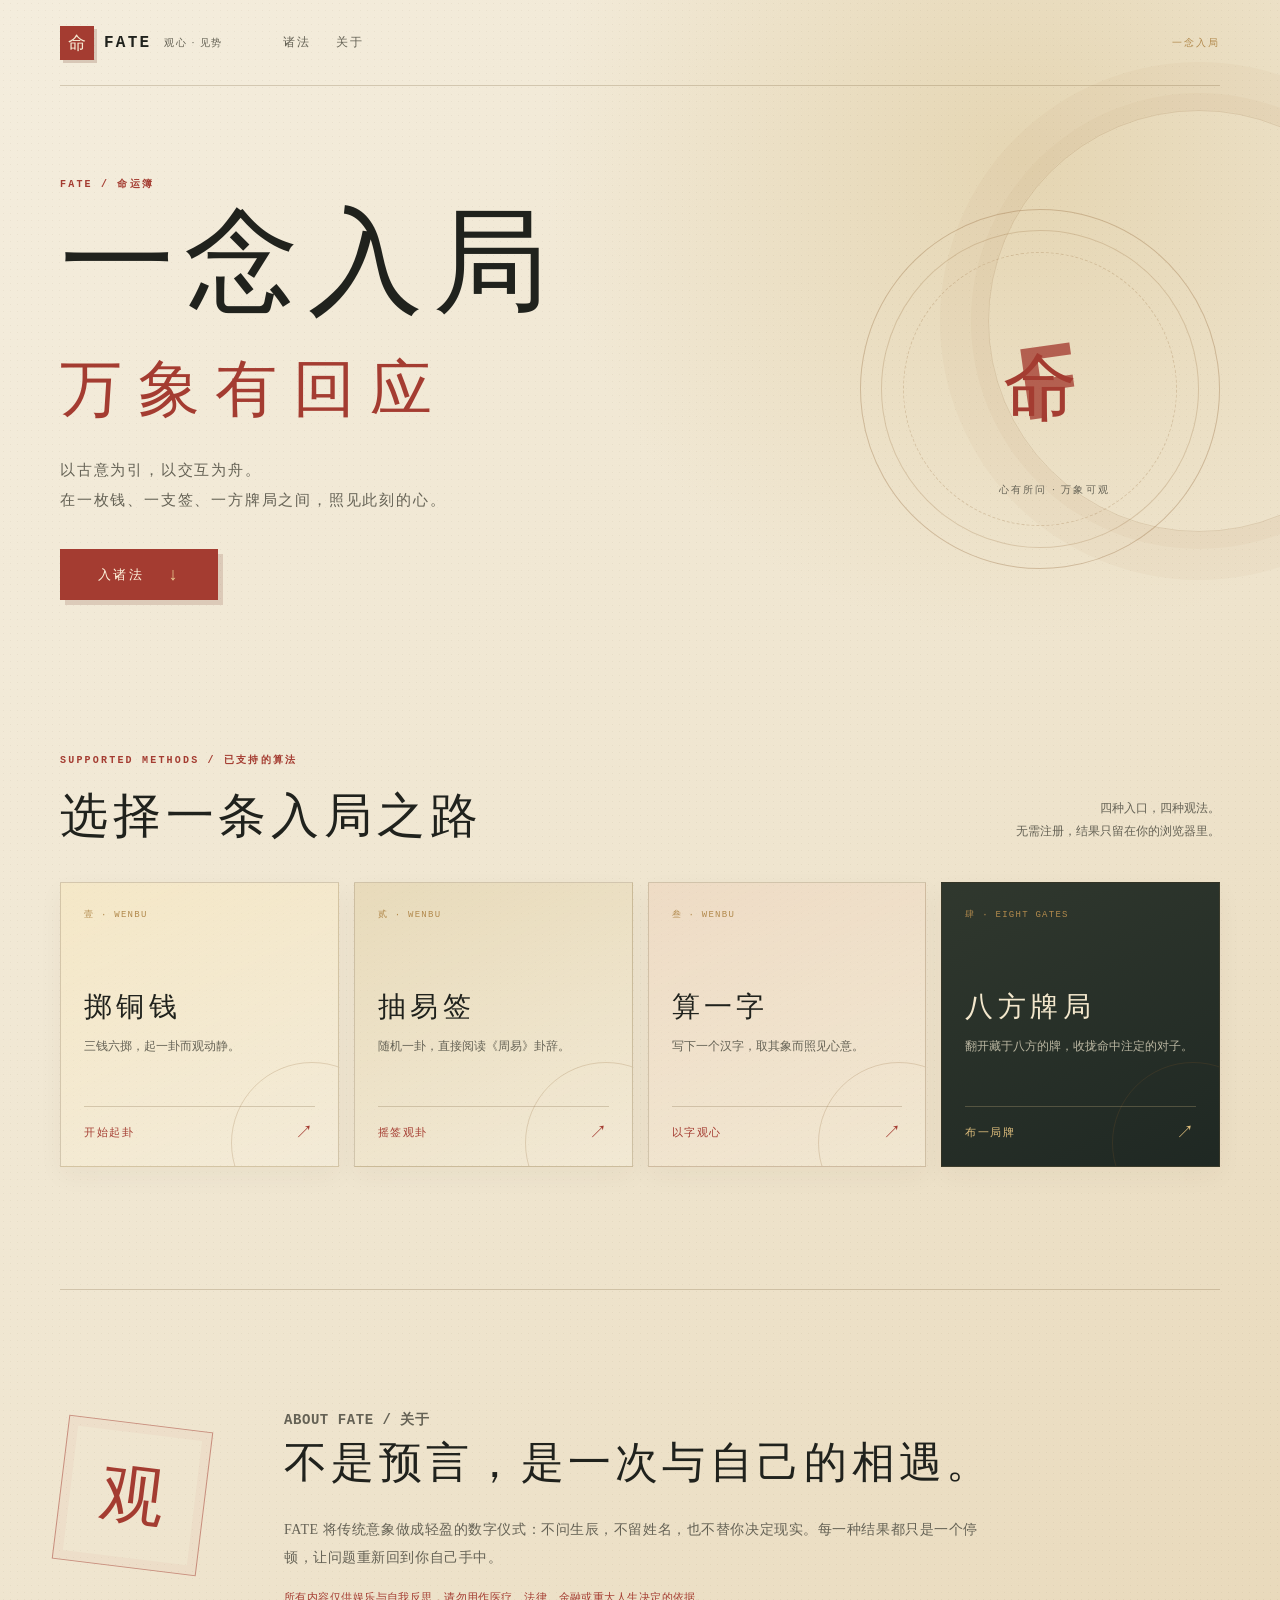
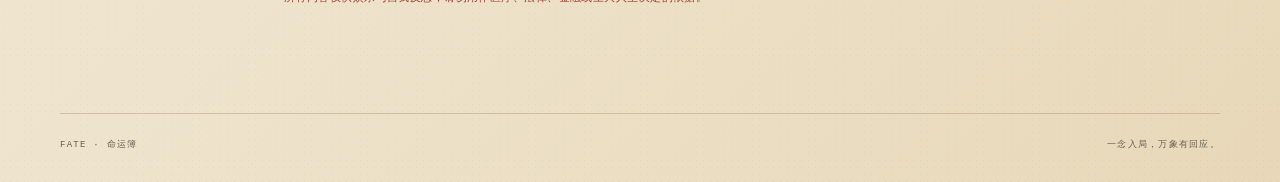
<file: index.html>
<!doctype html>
<html lang="zh-CN">
  <head>
    <meta charset="UTF-8" />
    <meta name="viewport" content="width=device-width, initial-scale=1.0" />
    <meta name="description" content="FATE 命运簿：以国风交互体验探索问卜、取象与牌局。" />
    <meta name="theme-color" content="#1e211e" />
    <title>FATE · 观心见势</title>
    <link rel="stylesheet" href="./styles.css" />
  </head>
  <body>
    <div id="app" aria-live="polite"></div>
    <script type="module" src="./app.js"></script>
  </body>
</html>
</file>
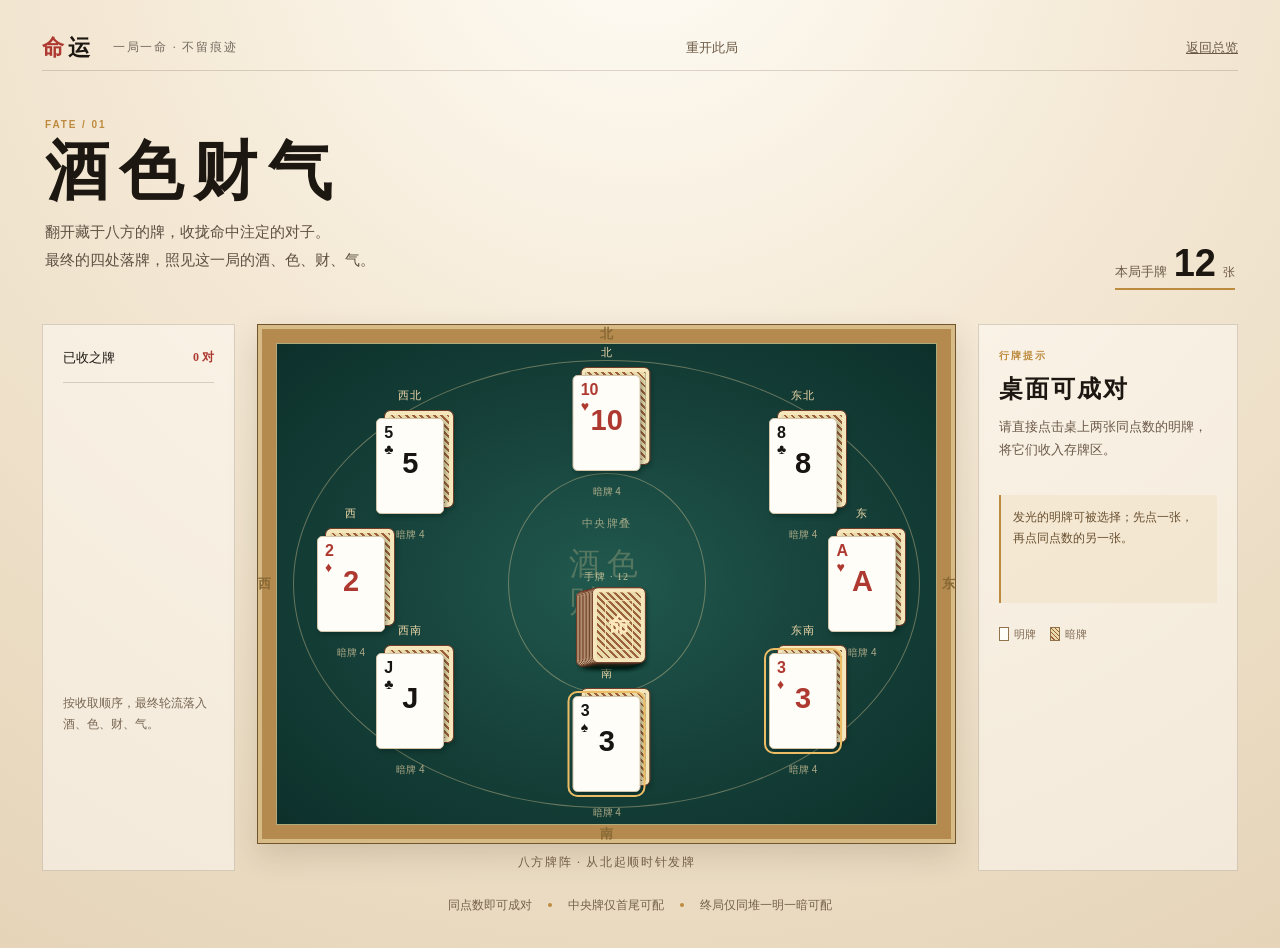
<file: eight-gates/index.html>
<!doctype html>
<html lang="zh-CN">
  <head>
    <meta charset="UTF-8" />
    <meta name="viewport" content="width=device-width, initial-scale=1.0" />
    <base href="../" />
    <link rel="stylesheet" href="./styles.css" />
    <title>FATE · 八方牌局</title>
  </head>
  <body>
    <div id="app" aria-live="polite"></div>
    <script>
      const referrerPath = document.referrer ? new URL(document.referrer).pathname.replace(/\/+$/, '') : '';
      const navigation = window.performance?.getEntriesByType?.('navigation')?.[0];
      const cameFromRoot = referrerPath === '/fate' || navigation?.redirectCount > 0;
      if (!window.location.hash) window.location.hash = cameFromRoot ? '#/' : '#/eight-gates';
    </script>
    <script type="module" src="./app.js"></script>
  </body>
</html>
</file>
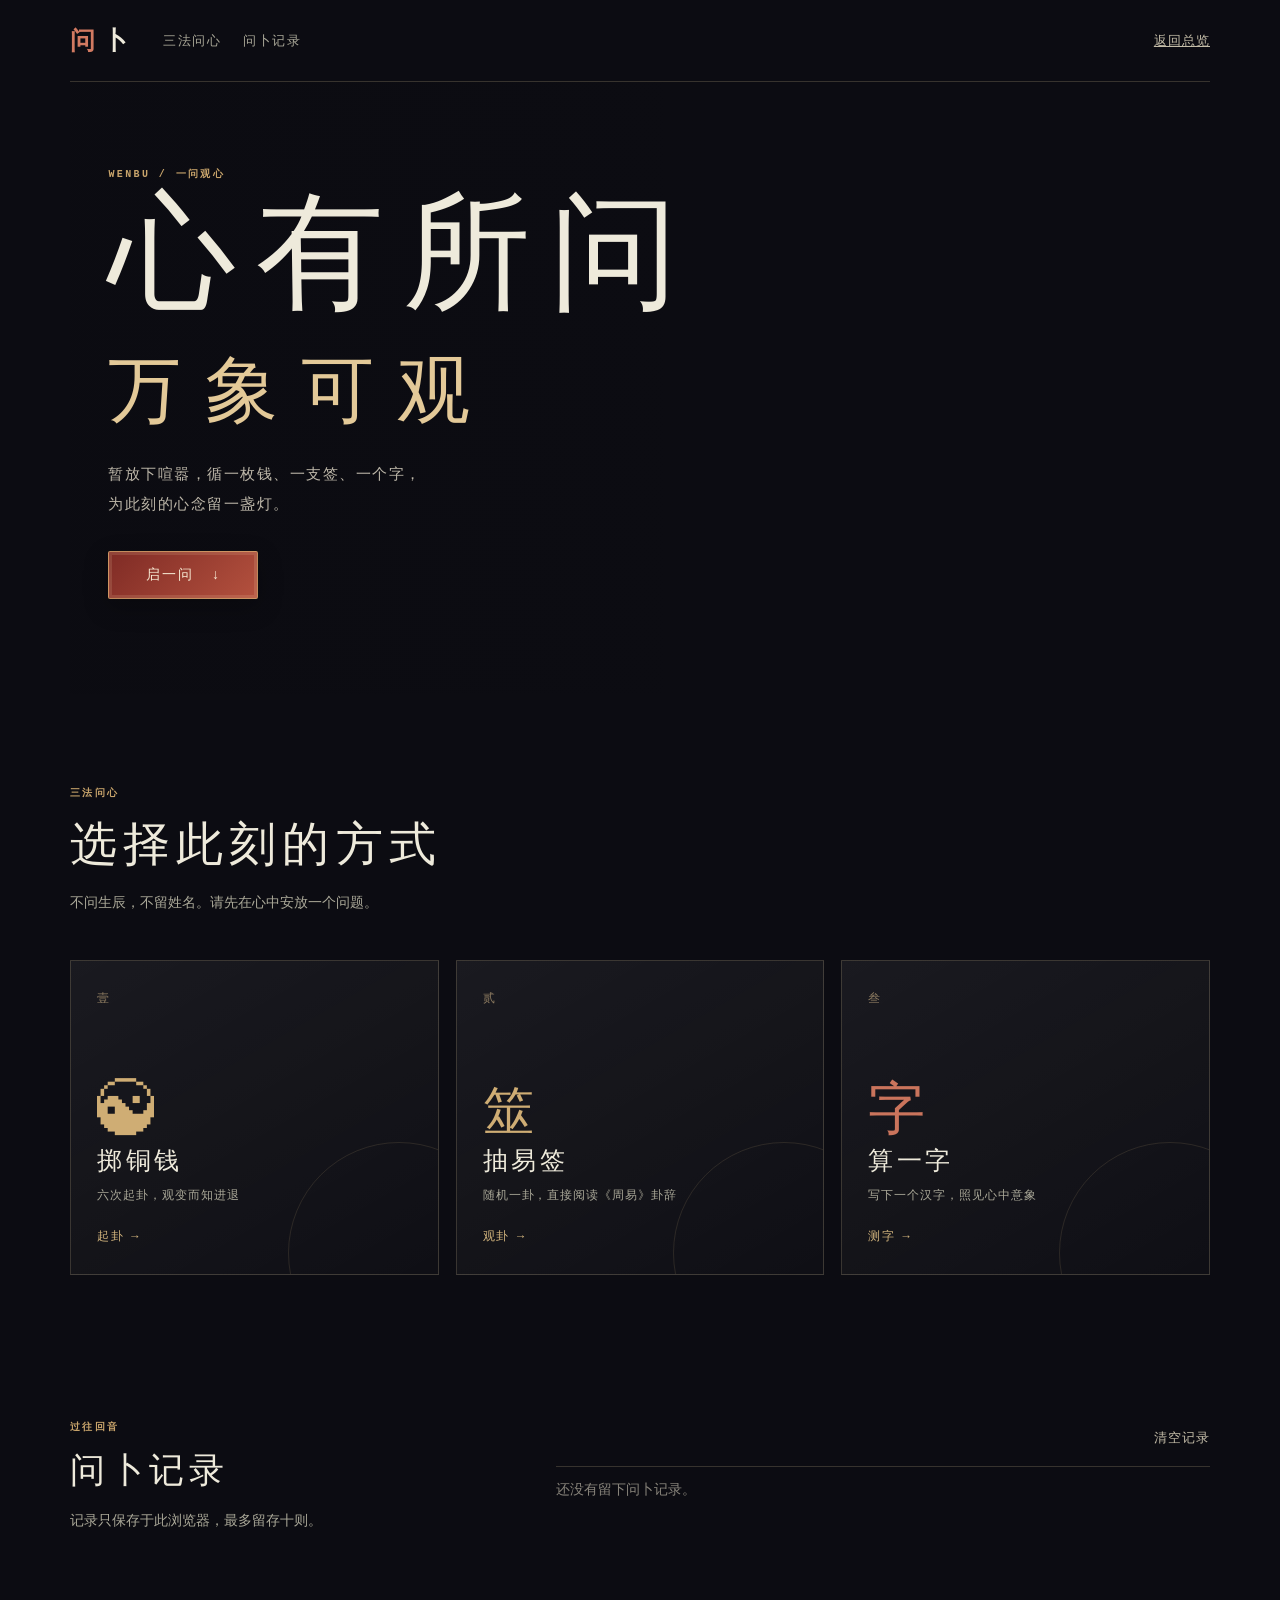
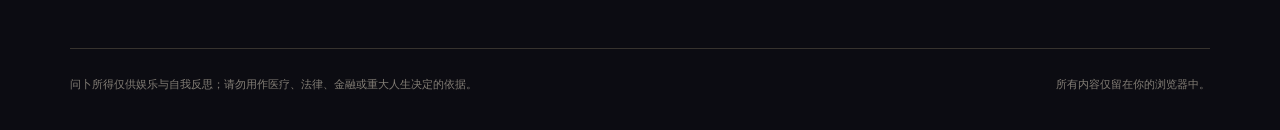
<file: wenbu/index.html>
<!doctype html>
<html lang="zh-CN">
  <head>
    <meta charset="UTF-8" />
    <meta name="viewport" content="width=device-width, initial-scale=1.0" />
    <base href="../" />
    <link rel="stylesheet" href="./styles.css" />
    <title>FATE · 问卜</title>
  </head>
  <body>
    <div id="app" aria-live="polite"></div>
    <script>
      if (!window.location.hash) window.location.hash = '#/wenbu';
    </script>
    <script type="module" src="./app.js"></script>
  </body>
</html>
</file>
<file: styles.css>
:root {
  --fate-ink: #20221d;
  --fate-ink-soft: #656255;
  --fate-paper: #efe5cf;
  --fate-paper-deep: #dfcda9;
  --fate-red: #a43c31;
  --fate-red-dark: #762c27;
  --fate-gold: #b28a4d;
  --fate-line: rgba(105, 79, 42, .23);
  --fate-shadow: rgba(40, 28, 12, .18);
}

* { box-sizing: border-box; }
html { scroll-behavior: smooth; }
body { min-width: 320px; margin: 0; background: var(--fate-paper); color: var(--fate-ink); font-family: "Songti SC", "STSong", "Noto Serif SC", serif; }
a { color: inherit; }
button, a { -webkit-tap-highlight-color: transparent; }

.fate-home { position: relative; isolation: isolate; min-height: 100vh; overflow: hidden; background: radial-gradient(circle at 80% 9%, rgba(210, 184, 125, .38), transparent 25%), linear-gradient(135deg, #f4eddd 0%, var(--fate-paper) 54%, #e8d8b9 100%); }
.fate-home::before { position: absolute; z-index: -1; inset: 0; pointer-events: none; content: ""; opacity: .32; background-image: radial-gradient(rgba(91, 66, 33, .16) .6px, transparent .7px); background-size: 7px 7px; mix-blend-mode: multiply; }
.fate-home::after { position: absolute; z-index: -1; top: 110px; right: -130px; width: 420px; height: 420px; border: 1px solid rgba(137, 91, 43, .17); border-radius: 50%; box-shadow: 0 0 0 17px rgba(137, 91, 43, .035), 0 0 0 48px rgba(137, 91, 43, .035); content: ""; }
.fate-shell { width: min(1160px, calc(100% - 64px)); margin-inline: auto; }
.fate-header { display: flex; align-items: center; min-height: 86px; gap: 34px; border-bottom: 1px solid var(--fate-line); }
.fate-brand { display: inline-flex; align-items: center; gap: 10px; text-decoration: none; }
.fate-brand-seal { display: grid; place-items: center; width: 34px; height: 34px; color: #f6ead2; background: var(--fate-red); font-size: 18px; line-height: 1; box-shadow: 3px 3px 0 rgba(105, 51, 35, .2); }
.fate-brand-name { font-family: ui-monospace, SFMono-Regular, Menlo, monospace; font-size: 16px; font-weight: 800; letter-spacing: .14em; }
.fate-brand small { margin-left: 3px; color: var(--fate-ink-soft); font-size: 10px; letter-spacing: .16em; }
.fate-nav { display: flex; gap: 25px; margin-left: 26px; }
.fate-nav a { color: var(--fate-ink-soft); font-size: 12px; letter-spacing: .16em; text-decoration: none; }
.fate-nav a:hover { color: var(--fate-red); }
.fate-header-note { margin-left: auto; color: var(--fate-gold); font-family: ui-monospace, SFMono-Regular, Menlo, monospace; font-size: 10px; letter-spacing: .2em; }
.fate-hero { display: grid; grid-template-columns: 1.15fr .85fr; align-items: center; min-height: 625px; padding-block: 90px 110px; }
.fate-kicker { margin: 0 0 17px; color: var(--fate-red); font-family: ui-monospace, SFMono-Regular, Menlo, monospace; font-size: 10px; font-weight: 800; letter-spacing: .22em; }
.fate-hero h1 { margin: 0; color: var(--fate-ink); font-size: clamp(68px, 9vw, 126px); font-weight: 500; line-height: .95; letter-spacing: .08em; }
.fate-hero h1 em { color: var(--fate-red); font-size: .54em; font-style: normal; letter-spacing: .25em; }
.fate-hero-lead { margin: 29px 0 34px; color: var(--fate-ink-soft); font-size: 15px; line-height: 2; letter-spacing: .12em; }
.fate-primary-button { display: inline-flex; align-items: center; justify-content: center; gap: 24px; min-width: 158px; padding: 15px 20px; color: #fff4dd; background: var(--fate-red); box-shadow: 5px 5px 0 rgba(112, 47, 35, .17); font-size: 13px; letter-spacing: .2em; text-decoration: none; transition: transform .2s, background .2s; }
.fate-primary-button:hover { background: var(--fate-red-dark); transform: translateY(-3px); }
.fate-primary-button span { color: #eacb93; font-size: 18px; }
.fate-hero-mark { position: relative; justify-self: end; display: grid; place-items: center; width: min(360px, 75vw); aspect-ratio: 1; border: 1px solid rgba(137, 91, 43, .3); border-radius: 50%; color: var(--fate-gold); transform: rotate(-8deg); }
.fate-hero-mark::before, .fate-hero-mark::after { position: absolute; inset: 20px; border: 1px solid rgba(137, 91, 43, .22); border-radius: 50%; content: ""; }
.fate-hero-mark::after { inset: 42px; border-style: dashed; }
.fate-hero-mark span { color: rgba(164, 60, 49, .78); font-family: ui-monospace, SFMono-Regular, Menlo, monospace; font-size: 108px; font-weight: 800; letter-spacing: -.18em; }
.fate-hero-mark i { position: absolute; color: var(--fate-red); font-size: 74px; font-style: normal; transform: rotate(8deg); }
.fate-hero-mark small { position: absolute; bottom: 70px; color: var(--fate-ink-soft); font-size: 10px; letter-spacing: .21em; transform: rotate(8deg); }
.fate-section { padding-block: 42px 122px; }
.fate-section-heading { display: flex; align-items: end; justify-content: space-between; gap: 30px; margin-bottom: 34px; }
.fate-section-heading h2, .fate-about h2 { margin: 0; font-size: clamp(31px, 4vw, 48px); font-weight: 500; letter-spacing: .1em; }
.fate-section-heading > p { margin: 0 0 5px; color: var(--fate-ink-soft); font-size: 12px; line-height: 1.9; text-align: right; }
.fate-algorithm-grid { display: grid; grid-template-columns: repeat(4, 1fr); gap: 15px; }
.fate-algorithm-card { position: relative; display: flex; min-height: 285px; flex-direction: column; overflow: hidden; padding: 25px 23px 22px; border: 1px solid var(--fate-line); background: rgba(255, 251, 239, .42); box-shadow: 0 9px 24px rgba(66, 46, 19, .045); text-decoration: none; transition: transform .24s, border-color .24s, box-shadow .24s; }
.fate-algorithm-card::after { position: absolute; right: -55px; bottom: -58px; width: 160px; height: 160px; border: 1px solid rgba(137, 91, 43, .2); border-radius: 50%; content: ""; }
.fate-algorithm-card:hover { border-color: rgba(164, 60, 49, .65); box-shadow: 0 17px 34px var(--fate-shadow); transform: translateY(-7px); }
.fate-card-index { color: var(--fate-gold); font-family: ui-monospace, SFMono-Regular, Menlo, monospace; font-size: 9px; letter-spacing: .14em; }
.fate-algorithm-card strong { z-index: 1; margin-top: auto; color: var(--fate-ink); font-size: 28px; font-weight: 500; letter-spacing: .16em; }
.fate-algorithm-card p { z-index: 1; min-height: 48px; margin: 10px 0 22px; color: var(--fate-ink-soft); font-size: 12px; line-height: 1.8; }
.fate-card-action { z-index: 1; display: flex; align-items: center; justify-content: space-between; padding-top: 13px; border-top: 1px solid var(--fate-line); color: var(--fate-red); font-size: 11px; letter-spacing: .14em; }
.fate-card-action b { font-family: ui-monospace, SFMono-Regular, Menlo, monospace; font-size: 18px; font-weight: 400; }
.fate-card-coin { background: linear-gradient(155deg, rgba(247, 231, 190, .6), rgba(255, 251, 239, .2)); }
.fate-card-lot { background: linear-gradient(155deg, rgba(224, 207, 164, .52), rgba(255, 251, 239, .2)); }
.fate-card-character { background: linear-gradient(155deg, rgba(237, 208, 184, .48), rgba(255, 251, 239, .2)); }
.fate-card-game { color: #f3e7cc; background: linear-gradient(155deg, #30382e, #1f2823); }
.fate-card-game strong { color: #f3e7cc; }
.fate-card-game p { color: #b9b5a0; }
.fate-card-game .fate-card-action { border-color: rgba(234, 205, 147, .24); color: #ddbd7c; }
.fate-about { display: grid; grid-template-columns: 160px 1fr; align-items: center; gap: 64px; padding-block: 92px 105px; border-top: 1px solid var(--fate-line); }
.fate-about-seal { display: grid; place-items: center; width: 145px; height: 145px; border: 1px solid rgba(164, 60, 49, .52); color: var(--fate-red); font-size: 64px; transform: rotate(7deg); box-shadow: inset 0 0 0 9px rgba(164, 60, 49, .04); }
.fate-about h2 { max-width: 760px; font-size: clamp(27px, 3.5vw, 43px); }
.fate-about p { max-width: 710px; margin: 24px 0 0; color: var(--fate-ink-soft); font-size: 14px; line-height: 2; letter-spacing: .04em; }
.fate-about .fate-about-note { margin-top: 14px; color: var(--fate-red); font-size: 11px; }
.fate-footer { display: flex; justify-content: space-between; gap: 24px; padding-block: 24px 31px; border-top: 1px solid var(--fate-line); color: var(--fate-ink-soft); font-family: ui-monospace, SFMono-Regular, Menlo, monospace; font-size: 9px; letter-spacing: .14em; }

@media (max-width: 980px) {
  .fate-algorithm-grid { grid-template-columns: repeat(2, 1fr); }
  .fate-hero { min-height: 570px; }
}

@media (max-width: 700px) {
  .fate-shell { width: min(100% - 32px, 620px); }
  .fate-header { min-height: 70px; gap: 16px; }
  .fate-brand small, .fate-nav { display: none; }
  .fate-header-note { font-size: 9px; }
  .fate-hero { display: block; min-height: auto; padding-block: 92px 110px; }
  .fate-hero h1 { font-size: clamp(57px, 17vw, 85px); }
  .fate-hero-mark { width: min(280px, 72vw); margin: 78px auto 0; }
  .fate-hero-mark span { font-size: 80px; }
  .fate-hero-mark i { font-size: 58px; }
  .fate-hero-mark small { bottom: 48px; font-size: 8px; }
  .fate-section-heading { display: block; }
  .fate-section-heading > p { margin-top: 18px; text-align: left; }
  .fate-algorithm-grid { grid-template-columns: 1fr; }
  .fate-algorithm-card { min-height: 230px; }
  .fate-about { grid-template-columns: 1fr; gap: 38px; padding-block: 75px 85px; }
  .fate-about-seal { width: 94px; height: 94px; font-size: 43px; }
  .fate-footer { display: block; line-height: 2; }
  .fate-footer span { display: block; }
}
</file>
<file: eight-gates/styles.css>
:root { --ink:#1d1712; --cream:#f1e6d0; --paper:#fbf7ee; --gold:#bd8b3f; --line:rgba(72,48,25,.18); --red:#ae3930; --felt:#153f38; --felt-dark:#0d302b; }
* { box-sizing:border-box; }
body { margin:0; min-width:320px; color:var(--ink); background:radial-gradient(circle at 50% -10%,#fffdf7 0,#f5ead7 40%,#e5d4b8 100%); font-family:"Noto Serif SC",serif; }
button { font:inherit; cursor:pointer; }
.page-shell { width:min(1440px,100%); margin:auto; padding:25px 42px 34px; }
.site-header { height:46px; display:flex; align-items:center; border-bottom:1px solid var(--line); gap:18px; }
.brand { text-decoration:none; color:var(--ink); font-size:22px; letter-spacing:.2em; font-weight:900; }
.brand span { color:var(--red); }
.site-header p { margin:0; font-size:12px; letter-spacing:.15em; opacity:.6; }
.text-button { margin-left:auto; border:0; background:none; color:#6b5944; font-size:13px; padding:8px 0; }
.text-button:hover { color:var(--red); }
.hero { display:flex; justify-content:space-between; align-items:end; padding:48px 3px 34px; }
.eyebrow { margin:0 0 10px; font-family:"Plus Jakarta Sans",sans-serif; color:var(--gold); font-size:10px; font-weight:800; letter-spacing:.19em; text-transform:uppercase; }
h1,h2,p { margin-top:0; } h1 { margin-bottom:15px; font-size:clamp(42px,5vw,70px); line-height:1; letter-spacing:.16em; font-weight:900; }
.intro { color:#5f5042; line-height:1.85; font-size:15px; }
.hero-rule { display:flex; align-items:baseline; gap:7px; padding:12px 0 6px; color:#6d5c48; border-bottom:2px solid var(--gold); }
.hero-rule span { font-size:13px; } .hero-rule strong { font-family:"Plus Jakarta Sans",sans-serif; font-size:38px; line-height:1; color:var(--ink); } .hero-rule em { font-style:normal; font-size:12px; }
.game-layout { display:grid; grid-template-columns:minmax(160px,.58fr) minmax(520px,2.1fr) minmax(200px,.78fr); gap:22px; align-items:stretch; }
.side-panel { min-height:520px; padding:24px 20px; border:1px solid var(--line); background:rgba(255,252,245,.52); }
.panel-heading { display:flex; justify-content:space-between; align-items:center; padding-bottom:15px; border-bottom:1px solid var(--line); font-size:13px; }
.panel-heading strong { color:var(--red); font-size:12px; }.panel-heading strong.is-updated { animation:count-pop .56s ease-out; }
.storage-cards { display:flex; flex-wrap:wrap; gap:7px; align-content:flex-start; min-height:310px; padding:18px 0; }
.mini-pair { display:flex; margin-right:4px; } .mini-pair .card { margin-right:-19px; transform:scale(.52); transform-origin:top left; } .mini-pair { width:49px; height:57px; }
.panel-note { color:#776653; font-size:12px; line-height:1.8; }
.table-wrap { min-width:0; } .table-frame { position:relative; height:520px; padding:18px; border:1px solid #73552d; background:#b48a4e; box-shadow:0 12px 28px rgba(63,39,14,.15), inset 0 0 0 4px #d7bb87; }
.table-felt { position:relative; width:100%; height:100%; overflow:hidden; background:radial-gradient(ellipse at center,#21594e 0%,var(--felt) 57%,var(--felt-dark) 100%); border:1px solid rgba(244,221,162,.7); }
.table-felt:before,.table-felt:after { content:""; position:absolute; inset:16px; border:1px solid rgba(240,214,157,.38); border-radius:50%; pointer-events:none; } .table-felt:after { inset:27% 35%; border-radius:50%; }
.compass-mark { position:absolute; z-index:2; color:#896936; font-size:13px; font-weight:700; } .compass-mark.north { top:0; left:50%; transform:translateX(-50%); } .compass-mark.south { bottom:0; left:50%; transform:translateX(-50%); } .compass-mark.east { right:0; top:50%; transform:translateY(-50%); } .compass-mark.west { left:0; top:50%; transform:translateY(-50%); }
.table-caption { text-align:center; color:#76624c; font-size:12px; letter-spacing:.14em; margin:10px 0 0; }
.station { position:absolute; z-index:3; width:95px; height:120px; display:flex; align-items:center; justify-content:center; }
.station-n { left:50%; top:4%; transform:translateX(-50%); }.station-ne { right:13%; top:13%; }.station-e { right:4%; top:50%; transform:translateY(-50%); }.station-se { right:13%; bottom:13%; }.station-s { left:50%; bottom:4%; transform:translateX(-50%); }.station-sw { left:13%; bottom:13%; }.station-w { left:4%; top:50%; transform:translateY(-50%); }.station-nw { left:13%; top:13%; }
.station-name { position:absolute; top:-18px; width:100%; text-align:center; color:#f0d9aa; font-size:11px; letter-spacing:.1em; }.station-count { position:absolute; bottom:-16px; font-family:"Plus Jakarta Sans",sans-serif; color:rgba(240,217,170,.7); font-size:10px; }.station-lucky { position:absolute; top:-36px; color:#f4c266; font-size:10px; white-space:nowrap; }
.card { position:relative; width:68px; height:96px; flex:0 0 auto; border-radius:5px; background:#fffdf7; border:1px solid #d4c4aa; box-shadow:2px 3px 4px rgba(5,28,20,.35); padding:7px; color:#171411; font-family:"Plus Jakarta Sans",sans-serif; font-weight:800; transition:transform .18s ease, box-shadow .18s ease; }
.card.red { color:var(--red); }.card .rank { display:block; font-size:16px; line-height:14px; }.card .suit { font-size:14px; }.card-rank-large { position:absolute; inset:28px 0 0; text-align:center; font-size:29px; }.card.back { padding:0; background:repeating-linear-gradient(45deg,#eadbad 0 3px,#9b613b 3px 5px); border:4px solid #f5e6bb; outline:1px solid #733d29; }.card.back:after { content:"命"; position:absolute; inset:12px; display:grid; place-items:center; border:1px solid rgba(255,241,192,.8); color:#ffeabe; font-family:"Noto Serif SC",serif; font-size:28px; }
.station .back { position:absolute; transform:translate(9px,-7px); }.station .active-card { position:relative; z-index:3; }.station .active-card.can-select,.center-card.can-select,.hand-card.can-select { outline:2px solid #edbd66; outline-offset:3px; animation:glow 1.2s ease-in-out infinite; cursor:pointer; }.station .active-card:hover,.center-card:hover,.hand-card:hover { transform:translateY(-5px) rotate(-1deg); }.card.is-selected { outline:3px solid #f5d17c; outline-offset:4px; box-shadow:0 0 0 8px rgba(245,209,124,.2),2px 3px 4px rgba(5,28,20,.35); }
.station.terminal-match .terminal-card { outline:2px solid #f4c266; outline-offset:4px; animation:terminal-pulse .78s ease-in-out infinite alternate; }.station.terminal-match .station-name { color:#ffe3a3; font-weight:700; }.station.terminal-match:after { content:"终局配对"; position:absolute; bottom:-32px; z-index:5; padding:2px 6px; border:1px solid rgba(244,194,102,.7); color:#ffe3a3; background:rgba(9,42,35,.86); font-size:10px; white-space:nowrap; }
@keyframes glow { 50% { box-shadow:0 0 0 5px rgba(238,187,91,.2),2px 3px 4px rgba(5,28,20,.35); } }
@keyframes terminal-pulse { to { box-shadow:0 0 0 7px rgba(244,194,102,.24),2px 3px 4px rgba(5,28,20,.35); } }
@keyframes count-pop { 45% { color:#f4c266; transform:scale(1.32); } 100% { transform:scale(1); } }
.center-pile { position:absolute; z-index:4; left:50%; top:38%; width:120px; height:125px; transform:translate(-50%,-50%); }.center-pile:empty:after { content:"中央牌叠"; position:absolute; top:52px; width:100%; text-align:center; color:rgba(242,220,171,.6); font-size:11px; letter-spacing:.12em; }.center-count { position:absolute; top:-17px; z-index:4; width:100%; color:rgba(242,220,171,.86); text-align:center; font-size:10px; letter-spacing:.08em; white-space:nowrap; }.center-card { position:absolute; left:26px; top:12px; }.center-card:first-child { transform:translate(-10px,10px) rotate(-2deg); }.center-card:last-child { z-index:2; }.center-card:first-child:last-child { transform:translate(0,0); }
.collection-ghost { position:fixed; z-index:100; margin:0; pointer-events:none; transition:transform .62s cubic-bezier(.2,.82,.25,1), opacity .62s ease; }.collection-ghost.is-flying { opacity:.15; }
.hand-zone { position:absolute; z-index:5; left:50%; top:51%; width:86px; height:84px; transform:translateX(-50%); }.hand-zone:empty { display:none; }.hand-label { position:absolute; left:50%; top:-18px; width:130px; transform:translateX(-50%); color:rgba(242,220,171,.78); text-align:center; font-size:10px; letter-spacing:.1em; white-space:nowrap; }.hand-card { position:absolute; width:52px; height:74px; left:13px; top:4px; border-width:3px; }.hand-card.back:after { inset:8px; font-size:22px; }.hand-card.can-select:hover { transform:translateY(-5px) rotate(-1deg) !important; }
.table-seal { position:absolute; z-index:1; left:50%; top:50%; transform:translate(-50%,-50%); color:rgba(244,220,165,.25); text-align:center; font-size:31px; line-height:1.25; letter-spacing:.22em; }
.action-panel { display:flex; flex-direction:column; }.action-panel h2 { margin-bottom:10px; font-size:24px; letter-spacing:.08em; }.status-copy { min-height:67px; color:#6b5948; font-size:13px; line-height:1.8; }.choice-area { min-height:108px; padding:12px; border-left:2px solid var(--gold); background:rgba(237,217,178,.34); color:#694f30; font-size:12px; line-height:1.75; }
.primary-button { width:100%; margin-top:auto; padding:13px 15px; border:0; background:var(--red); color:#fff9ed; font-weight:700; letter-spacing:.08em; box-shadow:0 4px 0 #77261e; }.primary-button:hover { background:#c14a3e; }.primary-button:disabled { cursor:not-allowed; opacity:.38; box-shadow:none; }.legend { display:flex; gap:14px; margin-top:24px; color:#816b53; font-size:11px; }.legend span { display:flex; align-items:center; gap:5px; }.legend i { display:inline-block; width:10px; height:14px; border:1px solid #92724b; }.legend-up { background:#fffdf7; }.legend-down { background:repeating-linear-gradient(45deg,#eadbad 0 2px,#9b613b 2px 3px); }
.rules-strip { display:flex; justify-content:center; align-items:center; gap:16px; padding-top:26px; color:#76624c; font-size:12px; }.rules-strip i { height:4px; width:4px; background:var(--gold); border-radius:50%; }
.result-dialog { width:min(620px,calc(100% - 30px)); max-height:calc(100vh - 30px); overflow:auto; border:0; padding:34px; color:var(--ink); text-align:center; background:#fbf5e8; box-shadow:0 24px 80px rgba(30,20,8,.38); }.result-dialog::backdrop { background:rgba(15,28,24,.7); backdrop-filter:blur(4px); }.result-topline { color:var(--gold); font-family:"Plus Jakarta Sans",sans-serif; font-weight:800; font-size:10px; letter-spacing:.2em; }.result-dialog h2 { margin:9px 0 6px; font-size:38px; letter-spacing:.16em; }.lucky-result { color:#6f5d48; }.lucky-result strong { color:var(--red); font-size:20px; }.fortune-grid { display:grid; grid-template-columns:repeat(4,1fr); margin:25px 0 16px; border-top:1px solid var(--line); border-left:1px solid var(--line); }.fortune-item { min-height:120px; display:flex; flex-direction:column; align-items:center; justify-content:center; gap:5px; border-right:1px solid var(--line); border-bottom:1px solid var(--line); }.fortune-item span { color:#806a50; font-size:13px; }.fortune-item strong { color:var(--red); font-family:"Plus Jakarta Sans",sans-serif; font-size:32px; }.fortune-item small { color:#806a50; font-size:10px; }.result-note { color:#776653; font-size:12px; }
.unresolved-record { margin:18px 0 0; padding:14px 16px; border:1px solid rgba(155,104,49,.32); background:rgba(237,217,178,.35); text-align:left; }.unresolved-record h3 { margin:0 0 7px; color:#694f30; font-size:13px; letter-spacing:.06em; }.unresolved-record p { margin:0; color:#806a50; font-family:"Plus Jakarta Sans","Noto Serif SC",sans-serif; font-size:11px; line-height:1.75; word-break:break-word; }
.game-record { margin:20px 0 0; border-top:1px solid var(--line); text-align:left; }.game-record summary { padding:16px 0 12px; color:#5f472e; cursor:pointer; font-weight:700; font-size:14px; letter-spacing:.06em; }.game-record summary::marker { color:var(--gold); }.record-intro { margin:0 0 12px; color:#806a50; font-size:11px; line-height:1.7; }.record-list { border-top:1px solid var(--line); }.record-fortune { padding:13px 0; border-bottom:1px solid var(--line); }.record-heading { display:grid; grid-template-columns:24px 1fr auto; align-items:baseline; gap:8px; }.record-heading strong { color:var(--red); font-size:18px; }.record-heading span,.record-heading em { color:#806a50; font-size:11px; font-style:normal; }.record-heading em { color:#9b6831; white-space:nowrap; }.record-pairs { display:grid; gap:7px; margin:10px 0 0 32px; }.record-pair { display:flex; align-items:center; justify-content:space-between; gap:12px; }.record-cards { display:flex; gap:5px; }.record-cards span { min-width:34px; padding:3px 5px; border:1px solid rgba(105,79,48,.27); border-radius:2px; color:#32261c; text-align:center; font-family:"Plus Jakarta Sans",sans-serif; font-size:11px; font-weight:800; }.record-cards span.red { color:var(--red); }.record-pair small { color:#8c7962; font-size:10px; text-align:right; }.record-empty { margin:9px 0 0 32px; color:#8c7962; font-size:11px; }
@media (max-width:1000px) { .game-layout { grid-template-columns:1fr 250px; }.storage-panel { display:none; }.table-frame { height:540px; } }
@media (max-width:720px) { .page-shell { padding:17px 14px 25px; }.hero { padding:34px 3px 24px; align-items:start; }.hero-rule { display:none; }.game-layout { display:flex; flex-direction:column; }.table-frame { height:min(118vw,500px); padding:12px; }.station { transform:scale(.78); }.station-n,.station-s { transform:translateX(-50%) scale(.78); }.station-e,.station-w { transform:translateY(-50%) scale(.78); }.action-panel { min-height:315px; }.choice-area { min-height:92px; }.rules-strip { flex-wrap:wrap; gap:8px; }.result-dialog { padding:28px 18px; }.fortune-grid { margin-top:20px; } }
</file>
<file: wenbu/styles.css>
:root { --ink:#eeeadb; --muted:#aaa898; --paper:#e8dcc2; --night:#0c0c12; --night-2:#15141e; --red:#a93d32; --red-light:#d27a61; --gold:#c8a46b; --line:rgba(222,202,161,.2); --serif: "Songti SC", "STSong", "Noto Serif SC", serif; }
* { box-sizing:border-box; }
html { scroll-behavior:smooth; }
body { margin:0; min-width:320px; color:var(--ink); background:var(--night); font-family:var(--serif); }
button,input { font:inherit; } button { cursor:pointer; }
.sky { position:fixed; z-index:-2; inset:0; overflow:hidden; background:radial-gradient(ellipse 70% 45% at 50% -10%, #343047 0%, var(--night-2) 42%, var(--night) 74%); }
.sky:before { content:""; position:absolute; width:2px; height:2px; top:14%; left:8%; background:#f3e7ba; box-shadow: 12vw 13vh #d7c8a0, 27vw -1vh #ebdbab, 40vw 20vh #e9d8a7, 58vw 7vh #c2ba9a, 79vw 16vh #e8d9ad, 91vw 1vh #e9d8ad, 72vw 29vh #a9a791, 18vw 33vh #d7c8a0, 34vw 43vh #e4cf98, 63vw 41vh #e9d8ad, 84vw 47vh #e9d8ad, 4vw 58vh #d9cca6, 95vw 61vh #c2ba9a; opacity:.7; }
.sky:after { content:"☽"; position:absolute; top:70px; right:9vw; color:#ecdfa9; font-size:80px; line-height:1; text-shadow:0 0 45px rgba(239,220,159,.32); opacity:.75; }
.wrap { width:min(1140px, calc(100% - 48px)); margin-inline:auto; }
.site-header { height:82px; display:flex; align-items:center; border-bottom:1px solid var(--line); gap:28px; }
.brand { color:var(--ink); text-decoration:none; font-size:25px; font-weight:700; letter-spacing:.3em; }.brand span { color:var(--red-light); }.site-header nav { display:flex; gap:22px; }.site-header nav a { color:var(--muted); font-size:13px; text-decoration:none; letter-spacing:.12em; }.site-header nav a:hover { color:var(--gold); }.site-header .quiet-button { margin-left:auto; }
.quiet-button { border:0; color:#c4bda8; background:transparent; font-size:13px; letter-spacing:.08em; padding:9px 0; }.quiet-button:hover { color:var(--gold); }.quiet-button:focus-visible,.method-card:focus-visible,.seal-button:focus-visible,.history-item:focus-visible,input:focus-visible { outline:2px solid var(--gold); outline-offset:4px; }
.hero { min-height:570px; display:flex; flex-direction:column; justify-content:center; padding:85px 3vw 95px; background:linear-gradient(90deg,rgba(10,10,16,.24),transparent 63%); }.eyebrow { margin:0 0 13px; color:var(--gold); font-family:ui-monospace,monospace; font-size:10px; font-weight:700; letter-spacing:.24em; }.hero h1 { margin:0; font-size:clamp(68px,10vw,130px); line-height:.93; font-weight:500; letter-spacing:.15em; }.hero h1 i { color:#e3c998; font-size:.57em; font-style:normal; letter-spacing:.32em; }.hero-copy { color:#bdb7a9; margin:27px 0 32px; line-height:2; font-size:15px; letter-spacing:.1em; }
.seal-button { display:inline-flex; justify-content:center; align-items:center; gap:18px; width:max-content; min-width:150px; padding:14px 22px; color:#f7ead4; border:1px solid rgba(225,186,120,.65); border-radius:2px; background:linear-gradient(135deg,#7f2b25,#b4513e); box-shadow:inset 0 0 0 3px rgba(255,233,186,.13), 0 8px 24px rgba(0,0,0,.26); text-decoration:none; font-size:14px; letter-spacing:.15em; transition:transform .2s, background .2s; }.seal-button:hover { transform:translateY(-2px); background:#ad4b3b; }.seal-button:disabled { cursor:default; opacity:.66; transform:none; }.seal-button.small { margin-top:12px; }
.methods { padding:92px 0 110px; }.section-intro { max-width:470px; }.section-intro h2,.history-section h2,.ritual h2 { margin:0 0 13px; font-size:clamp(30px,4vw,47px); font-weight:500; letter-spacing:.13em; }.section-intro > p:last-child,.history-section > div > p:last-child,.ritual-top > p:last-child { color:var(--muted); line-height:1.9; font-size:14px; }
.method-grid { display:grid; grid-template-columns:repeat(3,1fr); gap:17px; margin-top:43px; }.method-card { position:relative; min-height:315px; overflow:hidden; padding:29px 26px; display:flex; flex-direction:column; align-items:flex-start; color:var(--ink); text-align:left; border:1px solid var(--line); background:linear-gradient(150deg,rgba(255,255,255,.06),rgba(255,255,255,.01)); transition:transform .25s,border-color .25s,background .25s; }.method-card:after { content:""; position:absolute; width:220px; height:220px; right:-72px; bottom:-90px; border:1px solid rgba(223,193,135,.13); border-radius:50%; }.method-card:hover { transform:translateY(-7px); border-color:rgba(219,180,111,.58); background:linear-gradient(150deg,rgba(186,141,74,.17),rgba(255,255,255,.03)); }.method-index { color:#8e7c61; font-size:12px; letter-spacing:.13em; }.method-mark { z-index:1; margin:auto 0 7px; color:#cfad74; font-size:57px; line-height:1; font-weight:400; }.method-card strong { z-index:1; font-size:25px; font-weight:500; letter-spacing:.14em; }.method-card small { z-index:1; margin-top:10px; color:var(--muted); font-size:12px; letter-spacing:.08em; }.method-card em { z-index:1; margin-top:24px; color:#d4b67e; font-size:12px; font-style:normal; letter-spacing:.14em; }.lot-card .method-mark { font-size:51px; }.character-card .method-mark { color:#ca745c; }
.ritual { min-height:540px; margin:0 -3vw 105px; padding:62px max(3vw, calc((100vw - 1140px)/2)); border-block:1px solid var(--line); background:radial-gradient(circle at 50% 40%,rgba(138,98,58,.19),transparent 38%),rgba(255,255,255,.025); }.hidden { display:none; }.ritual-top { max-width:680px; margin:auto; text-align:center; }.ritual-top .back { position:absolute; margin-left:0; transform:translateX(-120px); border:0; padding:8px 0; background:none; color:var(--muted); font-size:12px; }.ritual-top .back:hover { color:var(--gold); }.ritual-top > p:last-child { margin:0 auto; max-width:500px; }
.coin-stage,.lot-stage,.character-form,.oracle-result,.lot-result,.character-result,.record-result { width:min(570px,100%); margin:44px auto 0; text-align:center; }.coin-sigil { width:130px; height:130px; display:grid; place-items:center; margin:0 auto 20px; border:1px solid rgba(211,174,105,.48); border-radius:50%; color:#ddbd84; font-size:75px; box-shadow:0 0 0 13px rgba(201,163,103,.05),0 0 40px rgba(215,174,100,.14); }.coin-stage > p { margin:0 auto 23px; color:var(--muted); font-size:14px; line-height:1.8; }.coin-stage .seal-button,.lot-stage .seal-button,.character-form .seal-button,.oracle-result .seal-button,.lot-result .seal-button,.character-result .seal-button { margin-inline:auto; }
.coin-row { display:flex; justify-content:center; gap:19px; margin-bottom:24px; }.coin { width:82px; aspect-ratio:1; display:grid; place-items:center; border:8px solid #9a7444; border-radius:50%; color:#4b2920; background:radial-gradient(circle,#dfbe76 0 20%,#98703f 21% 25%,#e7c580 26% 57%,#98703f 58%); box-shadow:0 6px 15px rgba(0,0,0,.35); font-size:22px; font-weight:700; animation:coin-land .65s ease-out; }.coin.face { color:#f1d695; transform:rotate(180deg); } @keyframes coin-land { from { opacity:0; transform:translateY(-70px) rotate(-160deg); } to { opacity:1; } }.line-progress { display:flex; justify-content:center; align-items:center; min-height:31px; gap:7px; margin:16px 0 22px; }.line-progress i { width:30px; height:7px; background:#829179; }.line-progress i.yin { background:linear-gradient(90deg,#829179 42%,transparent 42% 58%,#829179 58%); }.line-progress i.moving { box-shadow:0 0 10px var(--red-light); }.line-progress span { margin-left:5px; color:#a69c88; font-family:ui-monospace,monospace; font-size:11px; }
.hex-pair { display:flex; justify-content:center; align-items:center; gap:54px; }.hex-pair > div { display:grid; justify-items:center; gap:9px; }.hex-pair p { margin:0; color:var(--muted); font-size:12px; }.hex-pair strong { color:#e5ca94; font-size:24px; font-weight:500; letter-spacing:.2em; }.hex-pair small { color:#a49880; }.transform { color:var(--red-light); font-size:30px; }.hexagram { display:grid; gap:7px; width:120px; margin:7px 0; }.yao { display:flex; width:100%; height:9px; gap:14px; }.yao i { display:block; height:100%; background:#ddc080; flex:1; }.yao.yang i { width:100%; }.yao.moving i { background:var(--red-light); box-shadow:0 0 11px rgba(201,96,74,.6); }.reading { margin:31px auto 20px; max-width:510px; padding:22px 25px; border-left:2px solid var(--gold); background:rgba(240,217,166,.06); text-align:left; }.reading p { margin:0; color:#c8c0af; line-height:1.9; font-size:14px; }.reading .result-lead,.result-lead { margin-bottom:11px; color:#ead4a4; font-size:17px; letter-spacing:.06em; }.source-label { margin-bottom:6px !important; color:#c8915f !important; font-family:ui-monospace,monospace; font-size:10px !important; letter-spacing:.18em; }.source-link { display:inline-block; margin-top:15px; color:#d4b67e; font-size:12px; text-decoration:none; }.source-link:hover { color:#f0d9a5; text-decoration:underline; }.oracle-result .quiet-button,.lot-result .quiet-button,.character-result .quiet-button { display:block; margin:14px auto 0; }
.lot-stage { display:grid; justify-items:center; }.lot-tube { position:relative; display:flex; align-items:end; justify-content:center; gap:5px; width:150px; height:165px; padding-bottom:25px; margin-bottom:30px; border:2px solid #785544; border-top:0; border-radius:0 0 40% 40%; background:linear-gradient(90deg,#59342c,#a45a46,#63372d); box-shadow:inset 16px 0 24px rgba(0,0,0,.3),0 13px 28px rgba(0,0,0,.25); }.lot-tube:before { content:""; position:absolute; top:-7px; width:155px; height:24px; border:3px solid #c49a61; border-radius:50%; background:#241a1b; }.lot-tube i { width:9px; height:140px; background:linear-gradient(90deg,#9d7443,#ddbd7c,#6f482b); border-radius:7px 7px 0 0; transform:rotate(var(--tilt,0deg)); transform-origin:bottom; }.lot-tube i:nth-child(1){--tilt:-15deg}.lot-tube i:nth-child(2){--tilt:-7deg}.lot-tube i:nth-child(4){--tilt:7deg}.lot-tube i:nth-child(5){--tilt:15deg}.lot-paper { width:205px; min-height:315px; margin:0 auto; padding:20px; color:#4a3222; background:linear-gradient(90deg,#cab17f,#f1dfb3 9%,#e5c890 50%,#f1dfb3 91%,#c7ac77); box-shadow:0 12px 30px rgba(0,0,0,.27); }.lot-paper span { display:block; color:#9c302b; font-size:12px; letter-spacing:.4em; }.lot-paper strong { display:block; margin:13px 0 3px; color:#9d342d; font-family:ui-monospace,monospace; font-size:48px; font-weight:500; }.lot-paper em { display:block; padding-block:9px; border-block:1px solid rgba(83,49,29,.37); font-style:normal; font-size:18px; }.lot-paper p { line-height:2; font-size:14px; }.lot-result .reading { margin-top:28px; }
.character-form { display:grid; justify-items:center; }.character-form label { margin-bottom:11px; color:var(--gold); font-size:12px; letter-spacing:.24em; }.character-form input { width:150px; height:130px; border:0; border-bottom:1px solid var(--gold); border-radius:0; color:#eed6a1; background:transparent; text-align:center; font-family:var(--serif); font-size:77px; outline:none; }.character-form input::placeholder { color:#655e57; font-size:17px; }.form-error { min-height:22px; margin:12px 0 14px; color:#e88168; font-size:13px; }.character-glyph { display:grid; justify-items:center; width:250px; min-height:245px; margin:auto; padding:25px; border:1px solid rgba(218,184,120,.35); background:radial-gradient(circle,rgba(201,153,80,.14),transparent 66%); }.character-glyph span { color:#e4c68e; font-size:130px; line-height:1.25; text-shadow:0 0 28px rgba(207,161,89,.28); }.character-glyph small { color:#a99b84; letter-spacing:.18em; }.character-result .reading { margin-top:27px; }.record-result { max-width:530px; padding:30px; border:1px solid var(--line); background:rgba(255,255,255,.035); text-align:left; }.record-result > p:last-of-type { color:#bdb4a2; line-height:1.9; }
.history-section { display:grid; grid-template-columns:.8fr 1.2fr; gap:50px; padding:35px 0 100px; }.history-section h2 { font-size:35px; }.history-actions { min-width:0; }.history-actions > .quiet-button { display:block; margin:0 0 10px auto; }.history-list { border-top:1px solid var(--line); }.history-item { display:grid; grid-template-columns:80px 1fr auto; width:100%; padding:15px 0; border:0; border-bottom:1px solid var(--line); color:var(--ink); background:none; text-align:left; }.history-item span { color:#c3906a; font-size:12px; }.history-item strong { font-weight:500; letter-spacing:.06em; }.history-item small { color:#8b887f; font-size:11px; }.history-item:hover strong { color:#e7c98f; }.history-empty { color:#88847b; font-size:14px; }.site-footer { display:flex; justify-content:space-between; gap:40px; padding:26px 0 35px; border-top:1px solid var(--line); color:#837e76; font-size:11px; line-height:1.8; }.site-footer span { white-space:nowrap; }
@media (max-width:720px) { .wrap { width:min(100% - 32px, 620px); }.site-header { height:66px; gap:16px; }.site-header nav { display:none; }.hero { min-height:calc(100vh - 66px); padding:75px 4px; }.hero h1 { font-size:clamp(57px,17vw,85px); }.method-grid { grid-template-columns:1fr; }.method-card { min-height:218px; }.method-mark { margin:auto 0 3px; }.ritual { margin-inline:-16px; padding:48px 16px; }.ritual-top .back { position:static; display:block; margin:0 auto 24px; transform:none; }.hex-pair { gap:24px; }.hexagram { width:100px; }.history-section { grid-template-columns:1fr; gap:22px; }.site-footer { display:block; }.site-footer span { display:block; margin-top:7px; white-space:normal; }.history-item { grid-template-columns:68px 1fr; }.history-item small { display:none; } }
@media (prefers-reduced-motion: reduce) { *,*::before,*::after { scroll-behavior:auto !important; animation-duration:.001ms !important; transition-duration:.001ms !important; } }
</file>
